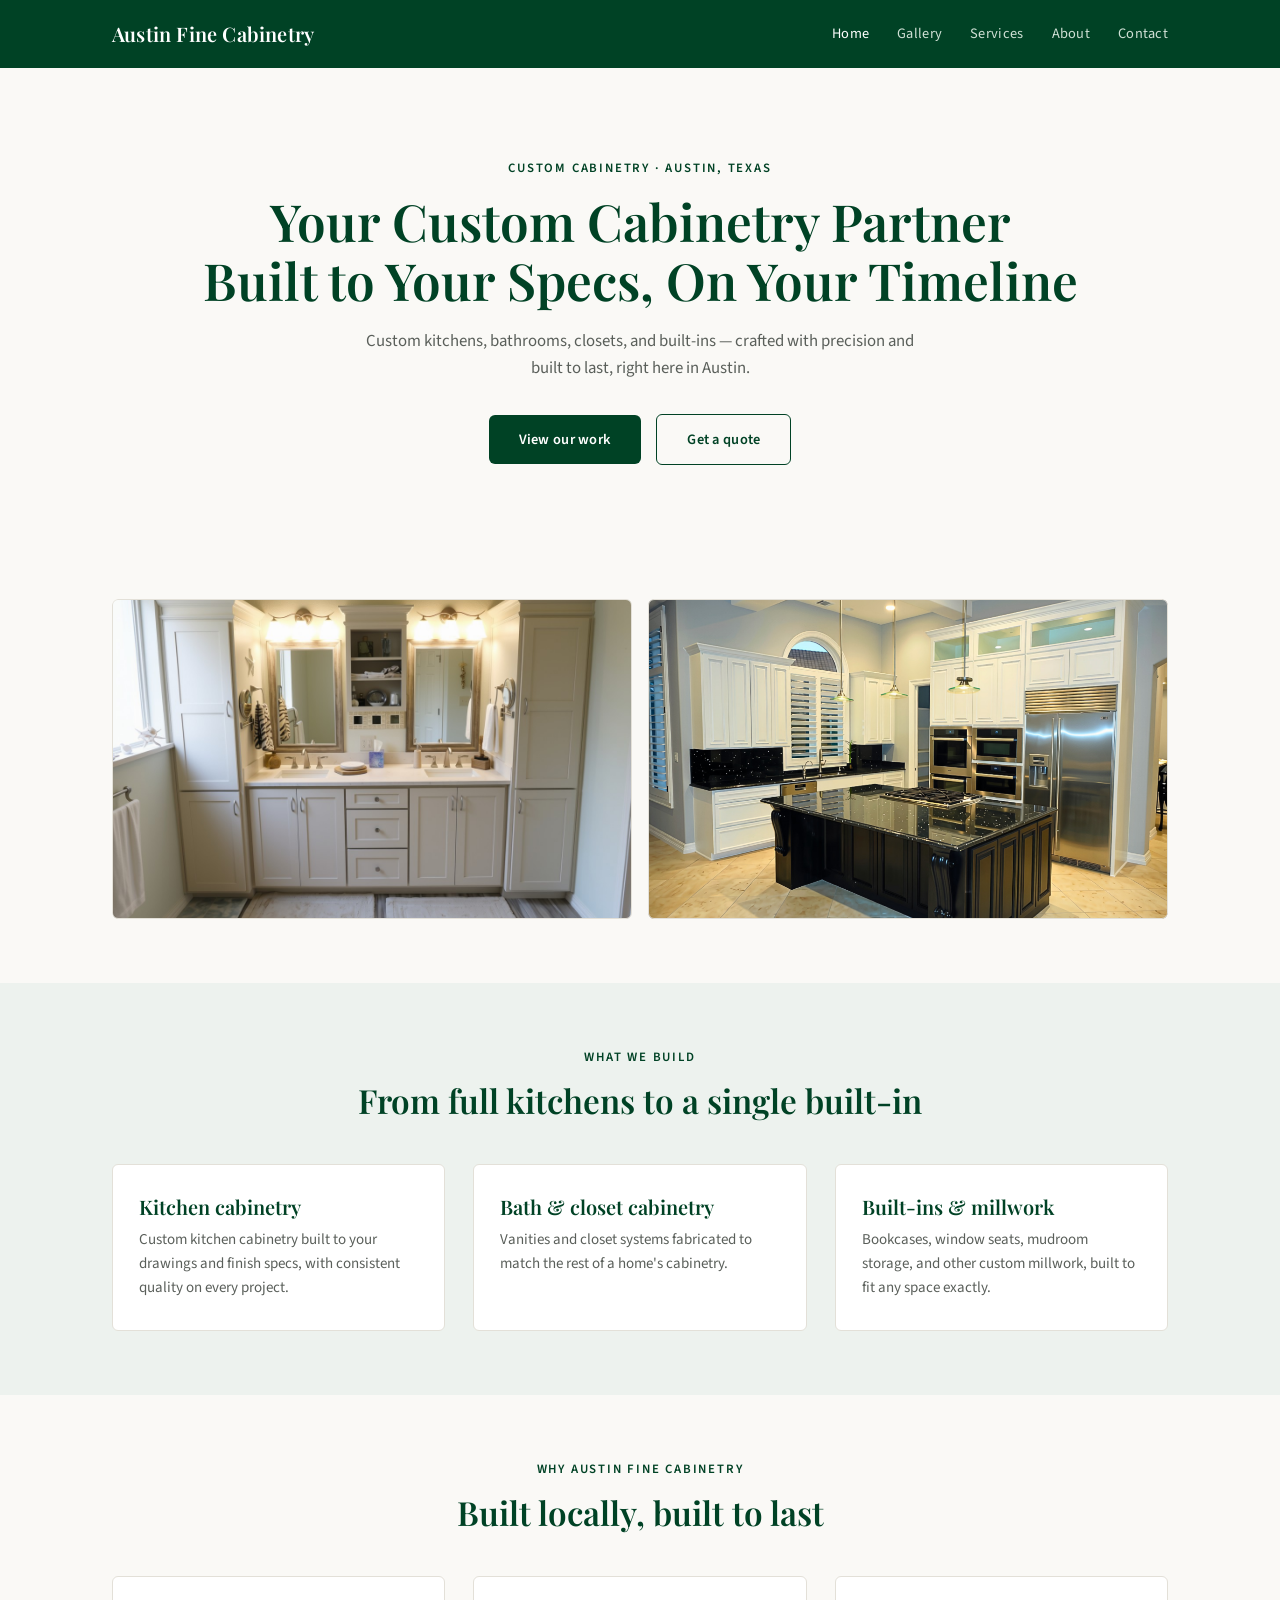
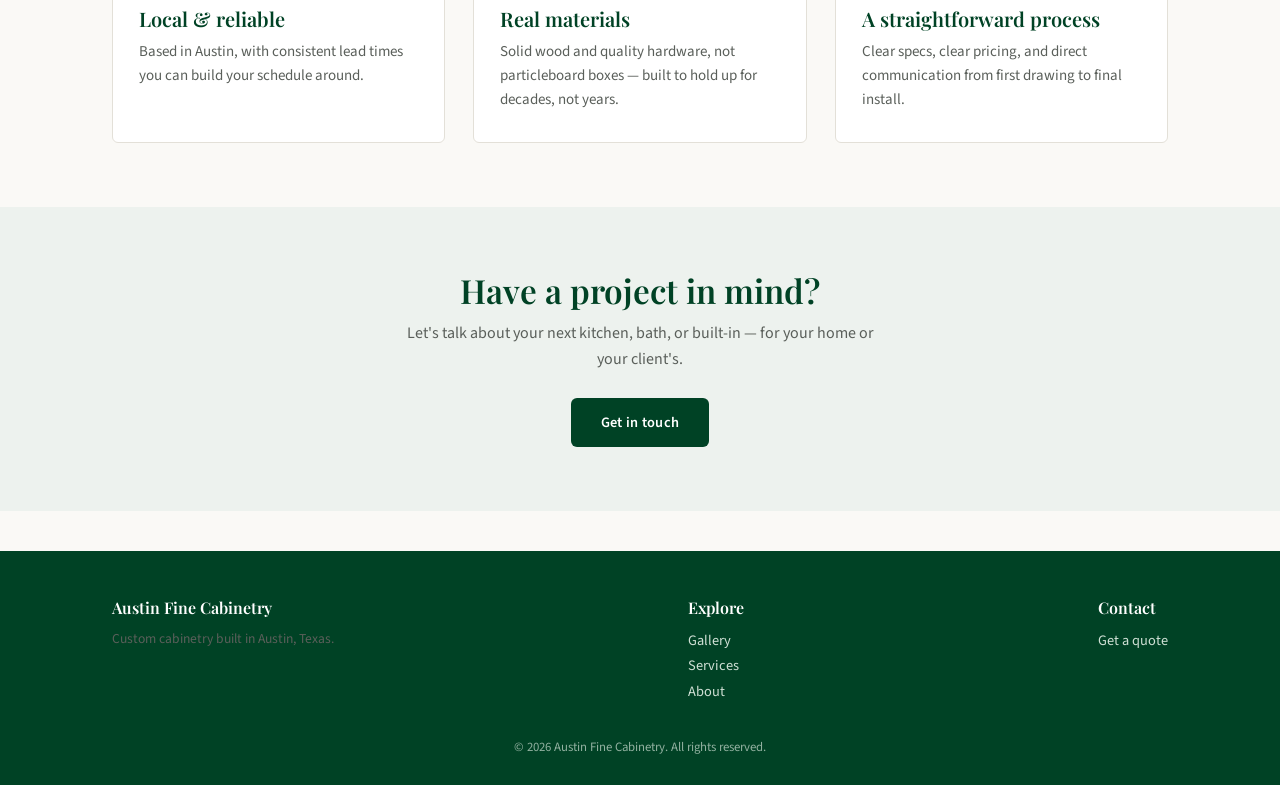
<file: index.html>
<!DOCTYPE html>
<html lang="en">
<head>
<meta charset="UTF-8">
<meta name="viewport" content="width=device-width, initial-scale=1.0">
<title>Custom Cabinetry Austin, TX | Kitchens, Bathrooms, Closets & Built-Ins | Austin Fine Cabinetry</title>
<meta name="description" content="Custom cabinetry for kitchens, bathrooms, closets, and built-ins in Austin, Cedar Park, Round Rock, Leander, Lakeway, Pflugerville & nearby areas. Precision fabrication and reliable timelines for homeowners, contractors, and designers.">
<meta name="keywords" content="custom cabinetry Austin, kitchen cabinets Austin, bathroom cabinetry, custom closets, custom built-ins, cabinet fabricator, contractor cabinet supplier">
<link rel="canonical" href="https://www.austinfinecabinetry.com/index.html">

<!-- Open Graph / social sharing -->
<meta property="og:type" content="website">
<meta property="og:title" content="Austin Fine Cabinetry | Custom Cabinetry for Kitchens, Baths, Closets & Built-Ins">
<meta property="og:description" content="Custom cabinetry for kitchens, bathrooms, closets, and built-ins in Austin, TX. Precision fabrication and reliable timelines.">
<meta property="og:url" content="https://www.austinfinecabinetry.com/index.html">
<meta property="og:image" content="https://www.austinfinecabinetry.com/images/og-cover.jpg">
<meta property="og:locale" content="en_US">
<meta name="twitter:card" content="summary_large_image">

<link rel="preconnect" href="https://fonts.googleapis.com">
<link href="https://fonts.googleapis.com/css2?family=Playfair+Display:wght@500;600;700&family=Source+Sans+3:wght@400;500;600&display=swap" rel="stylesheet">
<link rel="stylesheet" href="css/style.css">

<!-- Local business schema markup -->
<script type="application/ld+json">
{
  "@context": "https://schema.org",
  "@type": "HomeAndConstructionBusiness",
  "name": "Austin Fine Cabinetry",
  "description": "Custom cabinetry fabrication for kitchens, bathrooms, closets, and built-ins in Austin, TX.",
  "url": "https://www.austinfinecabinetry.com/",
  "telephone": "(512) 662-5659",
  "email": "rylee@austinfinecabinetry.com",
  "openingHoursSpecification": {
    "@type": "OpeningHoursSpecification",
    "dayOfWeek": ["Monday","Tuesday","Wednesday","Thursday","Friday"],
    "opens": "08:00",
    "closes": "16:00"
  },
  "areaServed": [
    { "@type": "City", "name": "Austin, TX" },
    { "@type": "City", "name": "Cedar Park, TX" },
    { "@type": "City", "name": "Round Rock, TX" },
    { "@type": "City", "name": "Leander, TX" },
    { "@type": "City", "name": "Lakeway, TX" },
    { "@type": "City", "name": "Pflugerville, TX" }
  ],
  "address": {
    "@type": "PostalAddress",
    "addressLocality": "Austin",
    "addressRegion": "TX",
    "addressCountry": "US"
  },
  "makesOffer": [
    { "@type": "Offer", "itemOffered": { "@type": "Service", "name": "Custom Kitchen Cabinetry" } },
    { "@type": "Offer", "itemOffered": { "@type": "Service", "name": "Custom Bathroom Cabinetry" } },
    { "@type": "Offer", "itemOffered": { "@type": "Service", "name": "Custom Closets" } },
    { "@type": "Offer", "itemOffered": { "@type": "Service", "name": "Custom Built-Ins & Millwork" } }
  ]
}
</script>
</head>
<body>

<nav class="site-nav">
  <div class="container">
    <a href="index.html" class="brand">Austin Fine Cabinetry</a>
    <button class="nav-toggle" id="navToggle" aria-label="Toggle menu">&#9776;</button>
    <ul class="nav-links" id="navLinks">
      <li><a href="index.html" class="active">Home</a></li>
      <li><a href="gallery.html">Gallery</a></li>
      <li><a href="services.html">Services</a></li>
      <li><a href="about.html">About</a></li>
      <li><a href="contact.html">Contact</a></li>
    </ul>
  </div>
</nav>

<header class="hero">
  <div class="container">
    <p class="eyebrow">Custom cabinetry &middot; Austin, Texas</p>
    <h1>Your Custom Cabinetry Partner<br>Built to Your Specs, On Your Timeline</h1>
    <p class="lede">Custom kitchens, bathrooms, closets, and built-ins — crafted with precision and built to last, right here in Austin.</p>
    <a href="gallery.html" class="btn btn-primary">View our work</a>
    <a href="contact.html" class="btn btn-outline" style="margin-left:12px;">Get a quote</a>
  </div>
</header>

<section>
  <div class="container">
    <div class="split-frame">
      <div class="panel-light" style="background-image:url('images/Home_page_photo_white_bathroom.jpg');background-size:cover;background-position:center 75%;background-repeat:no-repeat;"></div>
      <div class="panel-dark" style="background-image:url('images/Black_kitchen_photo__final.png');background-size:cover;background-position:center;background-repeat:no-repeat;"></div>
    </div>
  </div>
</section>

<section class="alt-bg">
  <div class="container">
    <div class="section-head">
      <p class="eyebrow">What we build</p>
      <h2>From full kitchens to a single built-in</h2>
    </div>
    <div class="grid-3">
      <div class="card">
        <h3>Kitchen cabinetry</h3>
        <p>Custom kitchen cabinetry built to your drawings and finish specs, with consistent quality on every project.</p>
      </div>
      <div class="card">
        <h3>Bath &amp; closet cabinetry</h3>
        <p>Vanities and closet systems fabricated to match the rest of a home's cabinetry.</p>
      </div>
      <div class="card">
        <h3>Built-ins &amp; millwork</h3>
        <p>Bookcases, window seats, mudroom storage, and other custom millwork, built to fit any space exactly.</p>
      </div>
    </div>
  </div>
</section>

<section>
  <div class="container">
    <div class="section-head">
      <p class="eyebrow">Why Austin Fine Cabinetry</p>
      <h2>Built locally, built to last</h2>
    </div>
    <div class="grid-3">
      <div class="card">
        <h3>Local &amp; reliable</h3>
        <p>Based in Austin, with consistent lead times you can build your schedule around.</p>
      </div>
      <div class="card">
        <h3>Real materials</h3>
        <p>Solid wood and quality hardware, not particleboard boxes — built to hold up for decades, not years.</p>
      </div>
      <div class="card">
        <h3>A straightforward process</h3>
        <p>Clear specs, clear pricing, and direct communication from first drawing to final install.</p>
      </div>
    </div>
  </div>
</section>

<section class="alt-bg" style="text-align:center;">
  <div class="container">
    <h2>Have a project in mind?</h2>
    <p style="max-width:480px;margin:12px auto 26px;">Let's talk about your next kitchen, bath, or built-in — for your home or your client's.</p>
    <a href="contact.html" class="btn btn-primary">Get in touch</a>
  </div>
</section>

<footer>
  <div class="container">
    <div>
      <h3>Austin Fine Cabinetry</h3>
      <p style="font-size:0.85rem;">Custom cabinetry built in Austin, Texas.</p>
    </div>
    <div>
      <h3>Explore</h3>
      <p><a href="gallery.html">Gallery</a></p>
      <p><a href="services.html">Services</a></p>
      <p><a href="about.html">About</a></p>
    </div>
    <div>
      <h3>Contact</h3>
      <p><a href="contact.html">Get a quote</a></p>
    </div>
  </div>
  <p class="footer-bottom">&copy; <span id="year"></span> Austin Fine Cabinetry. All rights reserved.</p>
</footer>

<script>
document.getElementById('navToggle').addEventListener('click', function() {
  document.getElementById('navLinks').classList.toggle('open');
});
document.getElementById('year').textContent = new Date().getFullYear();
</script>
</body>
</html>
</file>
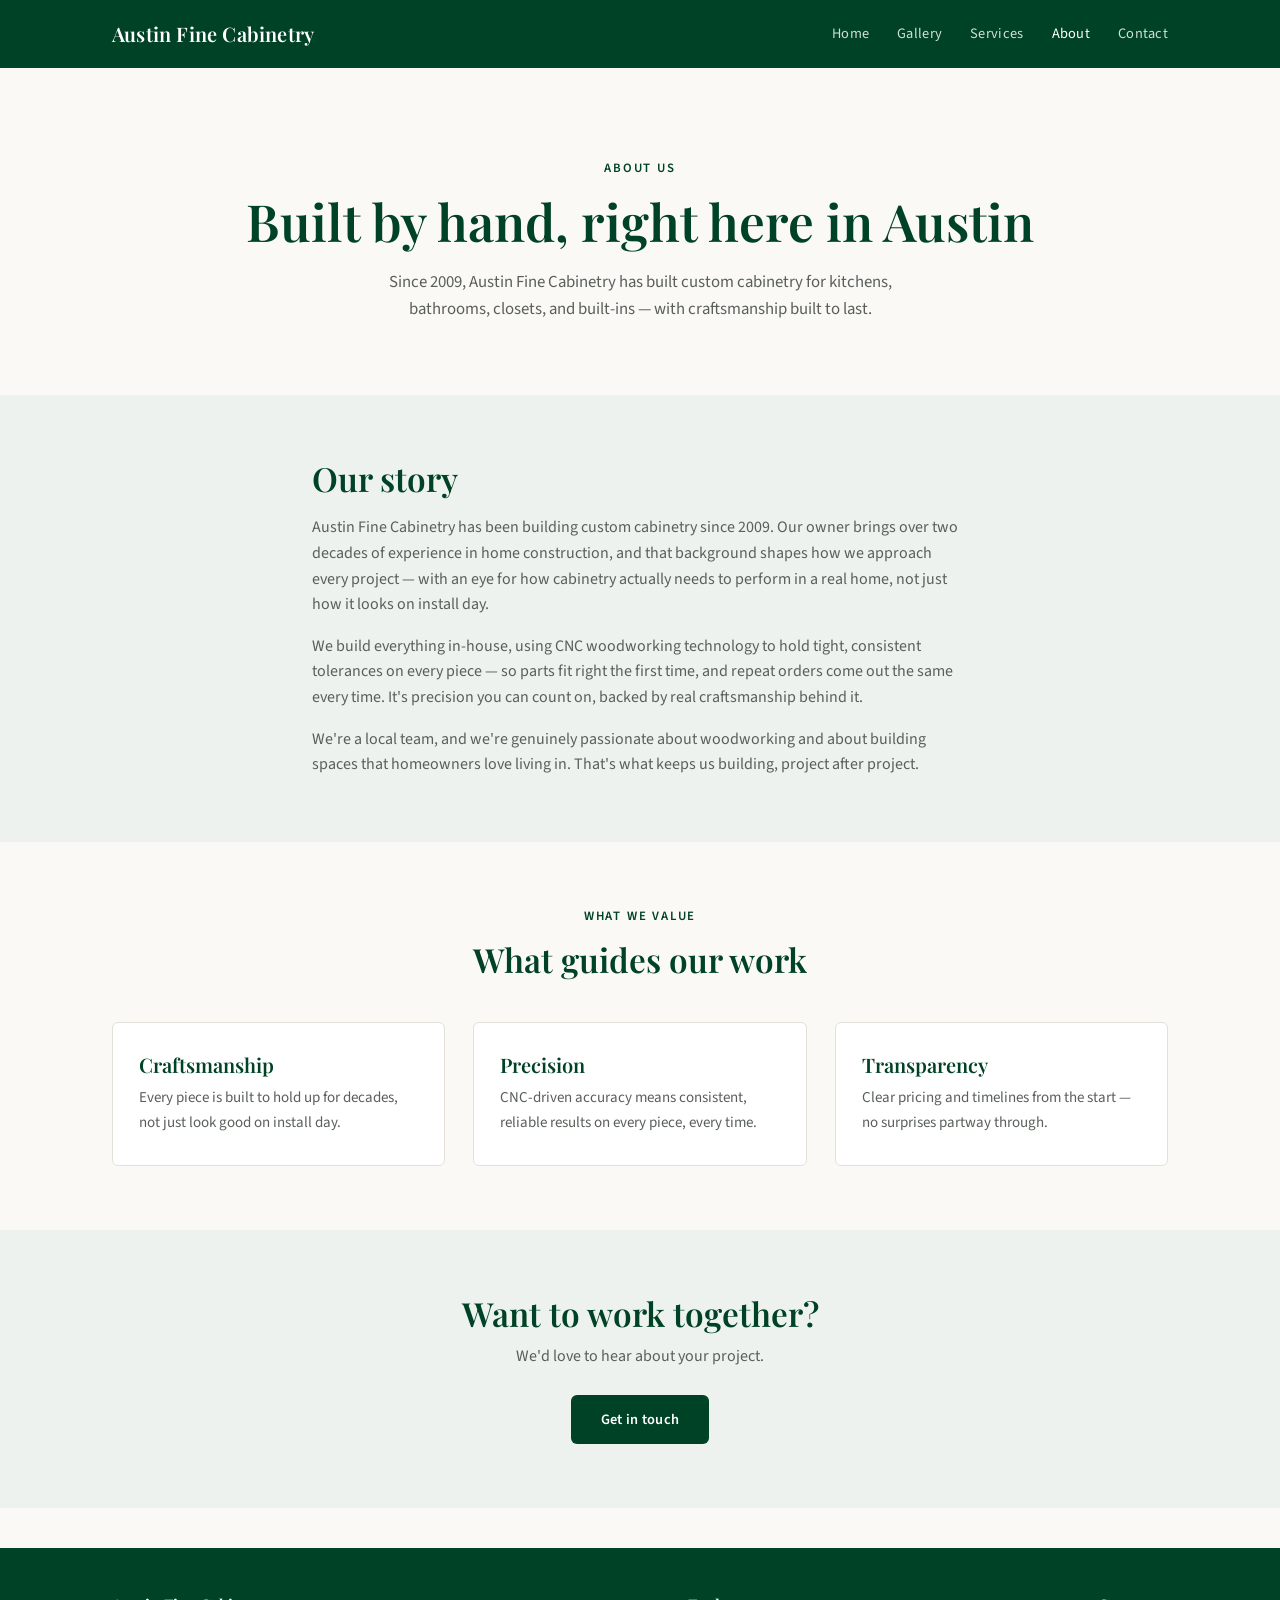
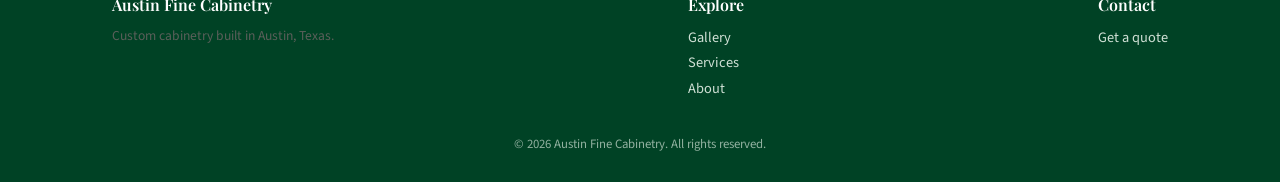
<file: about.html>
<!DOCTYPE html>
<html lang="en">
<head>
<meta charset="UTF-8">
<meta name="viewport" content="width=device-width, initial-scale=1.0">
<title>About Us | Custom Cabinetry Since 2009 | Austin Fine Cabinetry</title>
<meta name="description" content="Austin Fine Cabinetry has built custom cabinetry since 2009. Local, in-house shop using CNC precision for kitchens, bathrooms, closets, and built-ins in Austin, TX.">
<meta name="keywords" content="about Austin Fine Cabinetry, custom cabinetry shop Austin, CNC cabinet fabrication, local cabinet maker Austin">
<link rel="canonical" href="https://www.austinfinecabinetry.com/about.html">

<meta property="og:type" content="website">
<meta property="og:title" content="About Austin Fine Cabinetry | Custom Cabinetry Since 2009">
<meta property="og:description" content="A local, in-house cabinetry shop in Austin, TX, using CNC precision to build custom kitchens, bathrooms, closets, and built-ins.">
<meta property="og:url" content="https://www.austinfinecabinetry.com/about.html">
<meta property="og:image" content="https://www.austinfinecabinetry.com/images/og-cover.jpg">
<meta property="og:locale" content="en_US">
<meta name="twitter:card" content="summary_large_image">

<link rel="preconnect" href="https://fonts.googleapis.com">
<link href="https://fonts.googleapis.com/css2?family=Playfair+Display:wght@500;600;700&family=Source+Sans+3:wght@400;500;600&display=swap" rel="stylesheet">
<link rel="stylesheet" href="css/style.css">
</head>
<body>

<nav class="site-nav">
  <div class="container">
    <a href="index.html" class="brand">Austin Fine Cabinetry</a>
    <button class="nav-toggle" id="navToggle" aria-label="Toggle menu">&#9776;</button>
    <ul class="nav-links" id="navLinks">
      <li><a href="index.html">Home</a></li>
      <li><a href="gallery.html">Gallery</a></li>
      <li><a href="services.html">Services</a></li>
      <li><a href="about.html" class="active">About</a></li>
      <li><a href="contact.html">Contact</a></li>
    </ul>
  </div>
</nav>

<header class="hero" style="padding-bottom:40px;">
  <div class="container">
    <p class="eyebrow">About us</p>
    <h1>Built by hand, right here in Austin</h1>
    <p class="lede">Since 2009, Austin Fine Cabinetry has built custom cabinetry for kitchens, bathrooms, closets, and built-ins — with craftsmanship built to last.</p>
  </div>
</header>

<section class="alt-bg">
  <div class="container" style="max-width:720px;">
    <h2 style="margin-bottom:18px;">Our story</h2>
    <p style="margin-bottom:16px;">Austin Fine Cabinetry has been building custom cabinetry since 2009. Our owner brings over two decades of experience in home construction, and that background shapes how we approach every project — with an eye for how cabinetry actually needs to perform in a real home, not just how it looks on install day.</p>
    <p style="margin-bottom:16px;">We build everything in-house, using CNC woodworking technology to hold tight, consistent tolerances on every piece — so parts fit right the first time, and repeat orders come out the same every time. It's precision you can count on, backed by real craftsmanship behind it.</p>
    <p>We're a local team, and we're genuinely passionate about woodworking and about building spaces that homeowners love living in. That's what keeps us building, project after project.</p>
  </div>
</section>

<section>
  <div class="container">
    <div class="section-head">
      <p class="eyebrow">What we value</p>
      <h2>What guides our work</h2>
    </div>
    <div class="grid-3">
      <div class="card">
        <h3>Craftsmanship</h3>
        <p>Every piece is built to hold up for decades, not just look good on install day.</p>
      </div>
      <div class="card">
        <h3>Precision</h3>
        <p>CNC-driven accuracy means consistent, reliable results on every piece, every time.</p>
      </div>
      <div class="card">
        <h3>Transparency</h3>
        <p>Clear pricing and timelines from the start — no surprises partway through.</p>
      </div>
    </div>
  </div>
</section>

<section class="alt-bg" style="text-align:center;">
  <div class="container">
    <h2>Want to work together?</h2>
    <p style="max-width:480px;margin:12px auto 26px;">We'd love to hear about your project.</p>
    <a href="contact.html" class="btn btn-primary">Get in touch</a>
  </div>
</section>

<footer>
  <div class="container">
    <div>
      <h3>Austin Fine Cabinetry</h3>
      <p style="font-size:0.85rem;">Custom cabinetry built in Austin, Texas.</p>
    </div>
    <div>
      <h3>Explore</h3>
      <p><a href="gallery.html">Gallery</a></p>
      <p><a href="services.html">Services</a></p>
      <p><a href="about.html">About</a></p>
    </div>
    <div>
      <h3>Contact</h3>
      <p><a href="contact.html">Get a quote</a></p>
    </div>
  </div>
  <p class="footer-bottom">&copy; <span id="year"></span> Austin Fine Cabinetry. All rights reserved.</p>
</footer>

<script>
document.getElementById('navToggle').addEventListener('click', function() {
  document.getElementById('navLinks').classList.toggle('open');
});
document.getElementById('year').textContent = new Date().getFullYear();
</script>
</body>
</html>
</file>
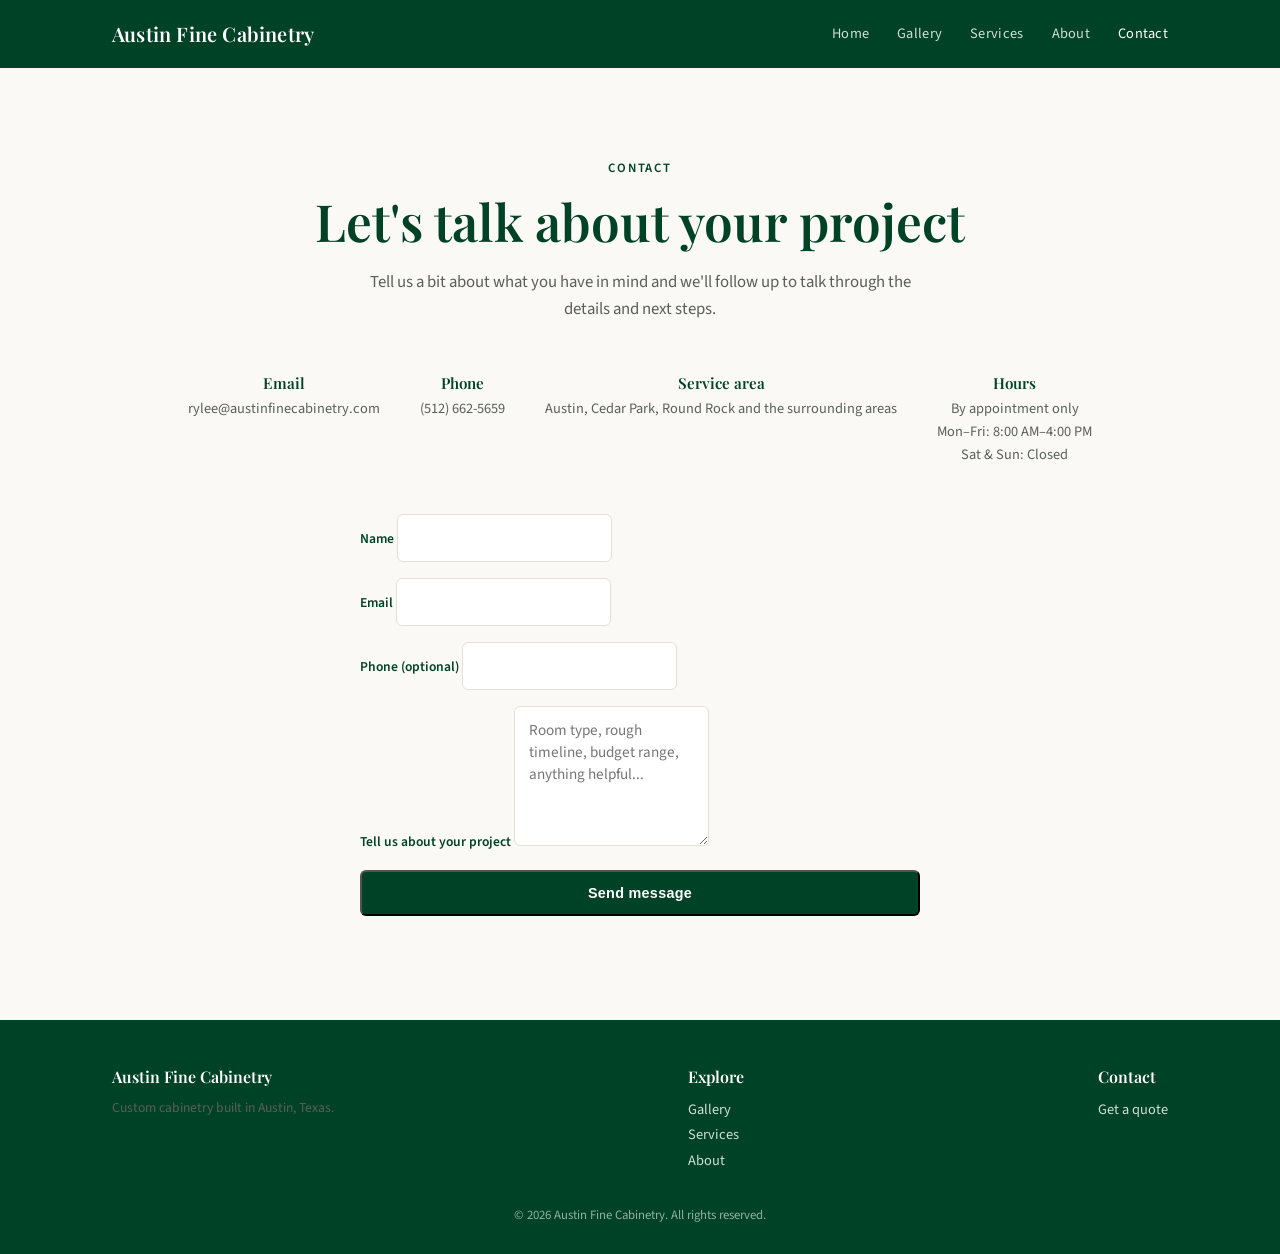
<file: contact.html>
<!DOCTYPE html>
<html lang="en">
<head>
<meta charset="UTF-8">
<meta name="viewport" content="width=device-width, initial-scale=1.0">
<title>Contact Us | Get a Custom Cabinetry Quote | Austin Fine Cabinetry</title>
<meta name="description" content="Contact Austin Fine Cabinetry for a custom cabinetry quote — serving Austin, Cedar Park, Round Rock, Leander, Lakeway, Pflugerville & nearby areas. By appointment only.">
<meta name="keywords" content="contact Austin Fine Cabinetry, cabinetry quote Austin, custom cabinet maker Austin TX">
<link rel="canonical" href="https://www.austinfinecabinetry.com/contact.html">

<meta property="og:type" content="website">
<meta property="og:title" content="Contact Austin Fine Cabinetry">
<meta property="og:description" content="Get a custom cabinetry quote for kitchens, bathrooms, closets, and built-ins in Austin, TX.">
<meta property="og:url" content="https://www.austinfinecabinetry.com/contact.html">
<meta property="og:image" content="https://www.austinfinecabinetry.com/images/og-cover.jpg">
<meta property="og:locale" content="en_US">
<meta name="twitter:card" content="summary_large_image">

<link rel="preconnect" href="https://fonts.googleapis.com">
<link href="https://fonts.googleapis.com/css2?family=Playfair+Display:wght@500;600;700&family=Source+Sans+3:wght@400;500;600&display=swap" rel="stylesheet">
<link rel="stylesheet" href="css/style.css">
</head>
<body>

<nav class="site-nav">
  <div class="container">
    <a href="index.html" class="brand">Austin Fine Cabinetry</a>
    <button class="nav-toggle" id="navToggle" aria-label="Toggle menu">&#9776;</button>
    <ul class="nav-links" id="navLinks">
      <li><a href="index.html">Home</a></li>
      <li><a href="gallery.html">Gallery</a></li>
      <li><a href="services.html">Services</a></li>
      <li><a href="about.html">About</a></li>
      <li><a href="contact.html" class="active">Contact</a></li>
    </ul>
  </div>
</nav>

<header class="hero" style="padding-bottom:20px;">
  <div class="container">
    <p class="eyebrow">Contact</p>
    <h1>Let's talk about your project</h1>
    <p class="lede">Tell us a bit about what you have in mind and we'll follow up to talk through the details and next steps.</p>
  </div>
</header>

<section style="padding-top:0;">
  <div class="container">
    <div class="contact-info">
      <div>
        <h3>Email</h3>
        <p>rylee@austinfinecabinetry.com</p>
      </div>
      <div>
        <h3>Phone</h3>
        <p>(512) 662-5659</p>
      </div>
      <div>
        <h3>Service area</h3>
        <p>Austin, Cedar Park, Round Rock and the surrounding areas</p>
      </div>
      <div>
        <h3>Hours</h3>
        <p>By appointment only<br>Mon&ndash;Fri: 8:00 AM&ndash;4:00 PM<br>Sat &amp; Sun: Closed</p>
      </div>
    </div>

    <!--
      This form needs a submission handler since GitHub Pages can't run backend code.
      Recommended: sign up free at https://formspree.io, then replace YOUR_FORM_ID below
      with the endpoint they give you. No other changes needed.
    -->
    <form action="https://formspree.io/f/mjybakzl" method="POST">
      <div>
        <label for="name">Name</label>
        <input type="text" id="name" name="name" required>
      </div>
      <div>
        <label for="email">Email</label>
        <input type="email" id="email" name="email" required>
      </div>
      <div>
        <label for="phone">Phone (optional)</label>
        <input type="tel" id="phone" name="phone">
      </div>
      <div>
        <label for="message">Tell us about your project</label>
        <textarea id="message" name="message" required placeholder="Room type, rough timeline, budget range, anything helpful..."></textarea>
      </div>
      <button type="submit" class="btn btn-primary">Send message</button>
    </form>
  </div>
</section>

<footer>
  <div class="container">
    <div>
      <h3>Austin Fine Cabinetry</h3>
      <p style="font-size:0.85rem;">Custom cabinetry built in Austin, Texas.</p>
    </div>
    <div>
      <h3>Explore</h3>
      <p><a href="gallery.html">Gallery</a></p>
      <p><a href="services.html">Services</a></p>
      <p><a href="about.html">About</a></p>
    </div>
    <div>
      <h3>Contact</h3>
      <p><a href="contact.html">Get a quote</a></p>
    </div>
  </div>
  <p class="footer-bottom">&copy; <span id="year"></span> Austin Fine Cabinetry. All rights reserved.</p>
</footer>

<script>
document.getElementById('navToggle').addEventListener('click', function() {
  document.getElementById('navLinks').classList.toggle('open');
});
document.getElementById('year').textContent = new Date().getFullYear();
</script>
</body>
</html>
</file>
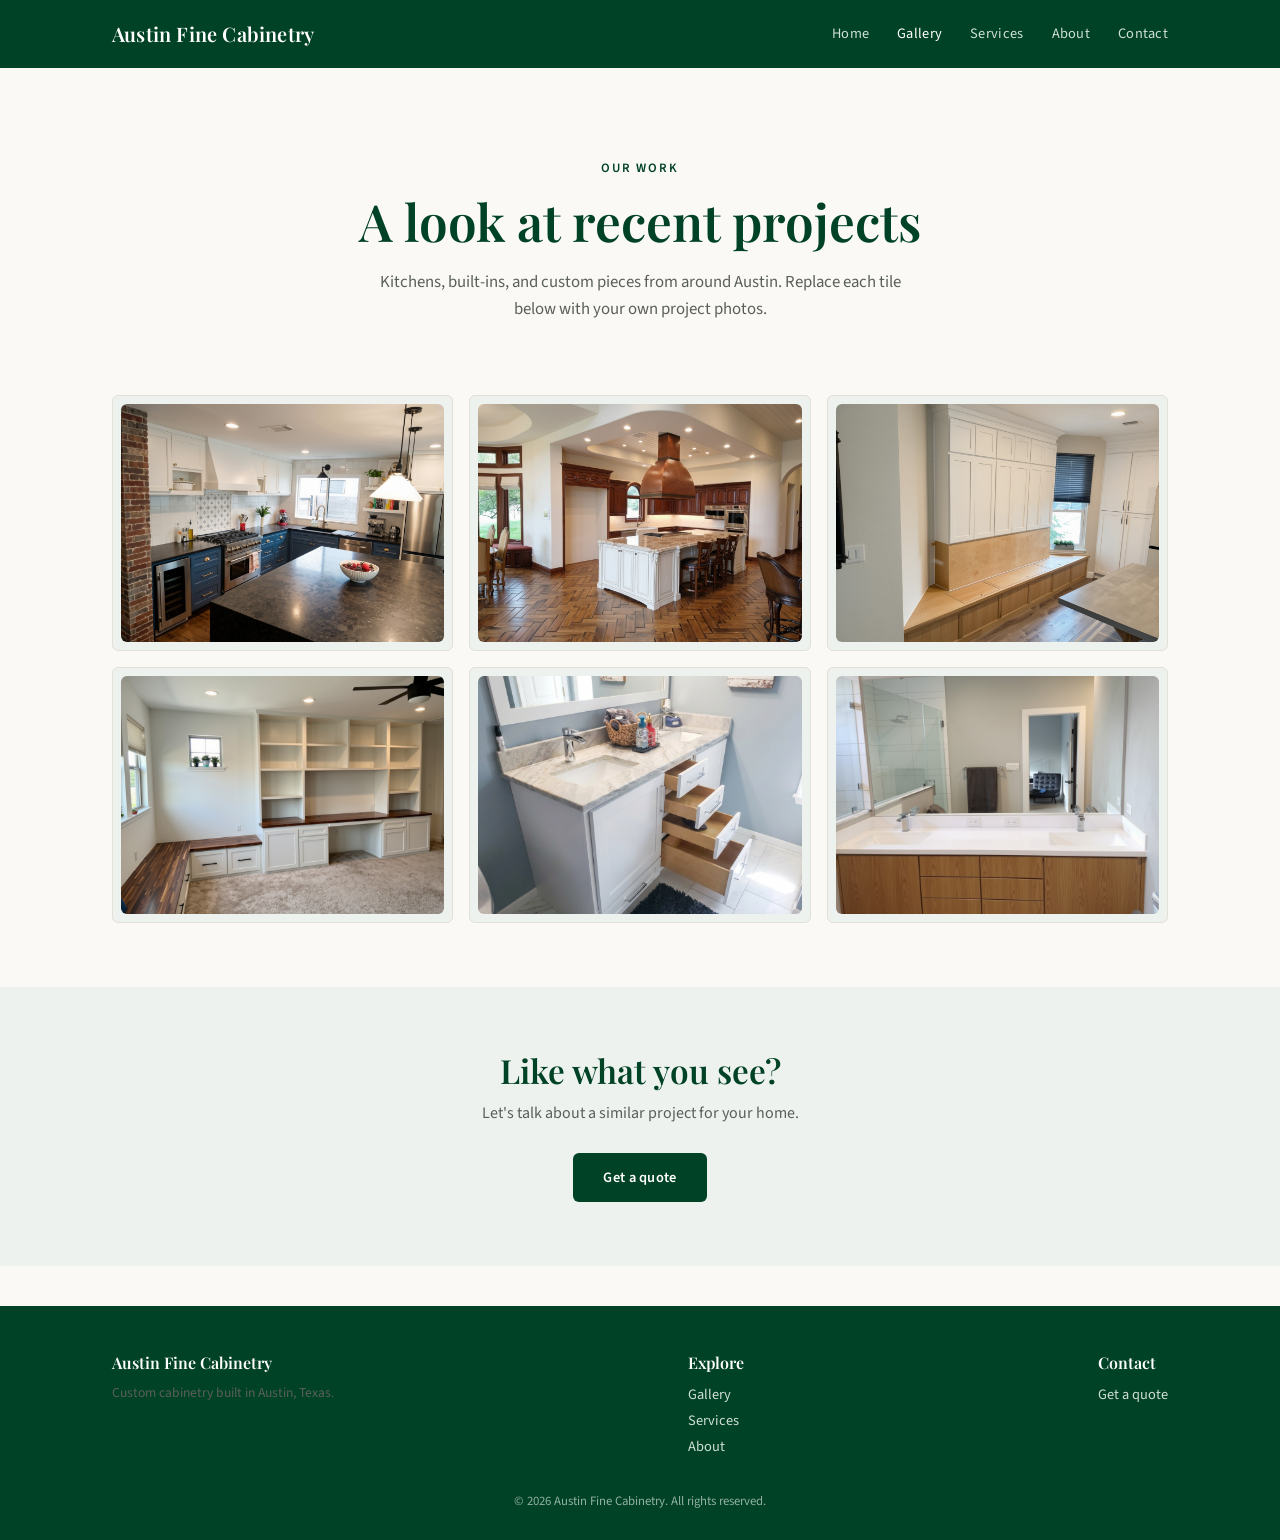
<file: gallery.html>
<!DOCTYPE html>
<html lang="en">
<head>
<meta charset="UTF-8">
<meta name="viewport" content="width=device-width, initial-scale=1.0">
<title>Gallery | Austin Fine Cabinetry</title>
<link rel="preconnect" href="https://fonts.googleapis.com">
<link href="https://fonts.googleapis.com/css2?family=Playfair+Display:wght@500;600;700&family=Source+Sans+3:wght@400;500;600&display=swap" rel="stylesheet">
<link rel="stylesheet" href="css/style.css">
</head>
<body>

<nav class="site-nav">
  <div class="container">
    <a href="index.html" class="brand">Austin Fine Cabinetry</a>
    <button class="nav-toggle" id="navToggle" aria-label="Toggle menu">&#9776;</button>
    <ul class="nav-links" id="navLinks">
      <li><a href="index.html">Home</a></li>
      <li><a href="gallery.html" class="active">Gallery</a></li>
      <li><a href="services.html">Services</a></li>
      <li><a href="about.html">About</a></li>
      <li><a href="contact.html">Contact</a></li>
    </ul>
  </div>
</nav>

<header class="hero" style="padding-bottom:40px;">
  <div class="container">
    <p class="eyebrow">Our work</p>
    <h1>A look at recent projects</h1>
    <p class="lede">Kitchens, built-ins, and custom pieces from around Austin. Replace each tile below with your own project photos.</p>
  </div>
</header>

<section style="padding-top:0;">
  <div class="container">
    <div class="photo-grid">
      <div class="photo"><img src="images/Kitchen_white_and_blue.jpg" alt="Kitchen with white upper cabinets and navy blue lower cabinets" style="width:100%;height:100%;object-fit:cover;border-radius:6px;"></div>
      <div class="photo"><img src="images/Brown_kitchen.jpg" alt="Traditional kitchen with dark wood cabinetry and copper range hood" style="width:100%;height:100%;object-fit:cover;border-radius:6px;"></div>
      <div class="photo"><img src="images/Mudroom_type_cabinet_natural_wood.jpg" alt="Built-in mudroom bench with white upper cabinets and natural wood base" style="width:100%;height:100%;object-fit:cover;border-radius:6px;"></div>
      <div class="photo"><img src="images/Office_white.png" alt="Built-in white office shelving with walnut desktop" style="width:100%;height:100%;object-fit:cover;border-radius:6px;"></div>
      <div class="photo"><img src="images/White_bathroom_vanity.png" alt="White bathroom vanity with granite countertop" style="width:100%;height:100%;object-fit:cover;border-radius:6px;"></div>
      <div class="photo"><img src="images/Bathroom_vanity_in_brown.jpg" alt="Double bathroom vanity with warm wood cabinetry" style="width:100%;height:100%;object-fit:cover;border-radius:6px;"></div>
    </div>
  </div>
</section>

<section class="alt-bg" style="text-align:center;">
  <div class="container">
    <h2>Like what you see?</h2>
    <p style="max-width:480px;margin:12px auto 26px;">Let's talk about a similar project for your home.</p>
    <a href="contact.html" class="btn btn-primary">Get a quote</a>
  </div>
</section>

<footer>
  <div class="container">
    <div>
      <h3>Austin Fine Cabinetry</h3>
      <p style="font-size:0.85rem;">Custom cabinetry built in Austin, Texas.</p>
    </div>
    <div>
      <h3>Explore</h3>
      <p><a href="gallery.html">Gallery</a></p>
      <p><a href="services.html">Services</a></p>
      <p><a href="about.html">About</a></p>
    </div>
    <div>
      <h3>Contact</h3>
      <p><a href="contact.html">Get a quote</a></p>
    </div>
  </div>
  <p class="footer-bottom">&copy; <span id="year"></span> Austin Fine Cabinetry. All rights reserved.</p>
</footer>

<script>
document.getElementById('navToggle').addEventListener('click', function() {
  document.getElementById('navLinks').classList.toggle('open');
});
document.getElementById('year').textContent = new Date().getFullYear();
</script>
</body>
</html>
</file>
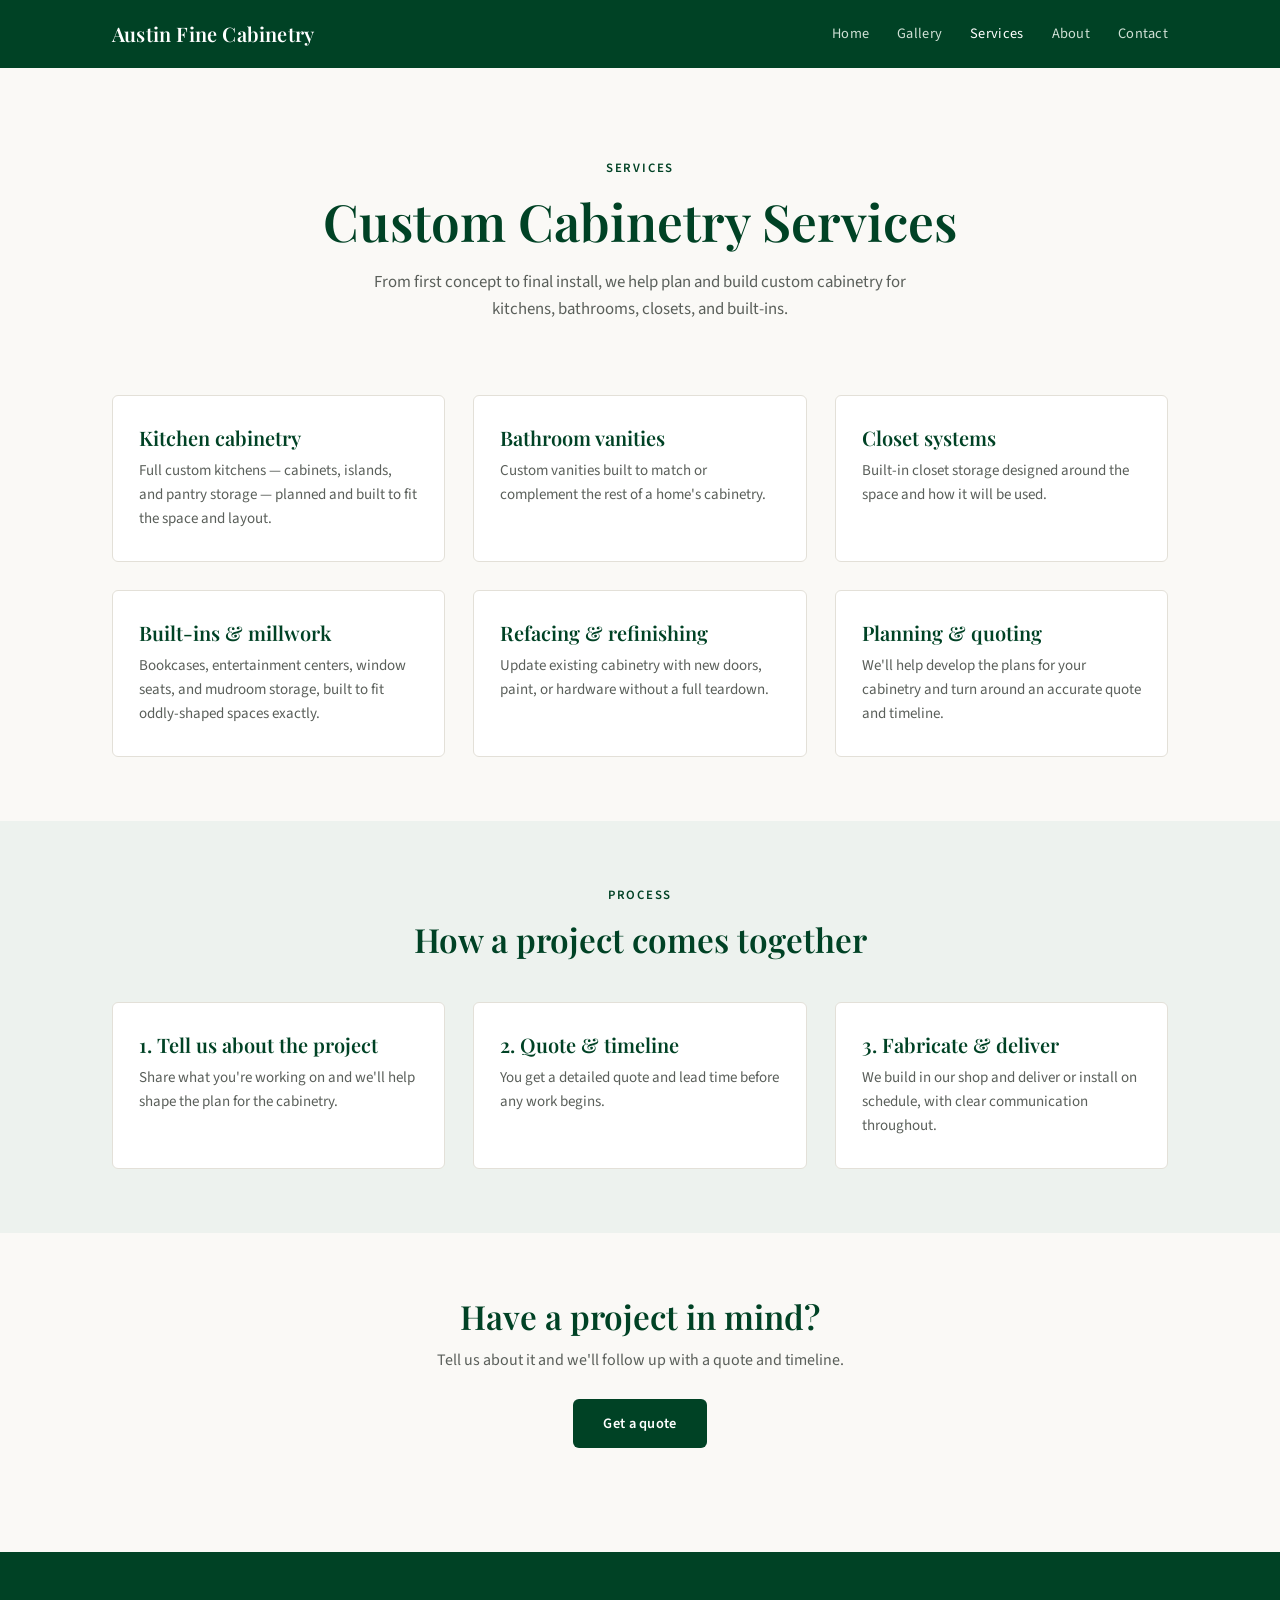
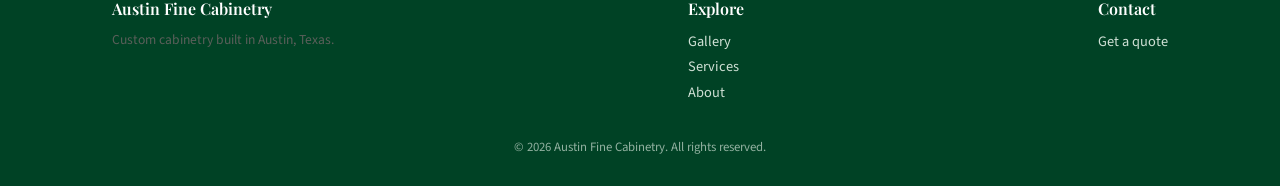
<file: services.html>
<!DOCTYPE html>
<html lang="en">
<head>
<meta charset="UTF-8">
<meta name="viewport" content="width=device-width, initial-scale=1.0">
<title>Custom Cabinetry Services | Kitchens, Baths, Closets & Built-Ins | Austin Fine Cabinetry</title>
<meta name="description" content="Custom cabinetry services in Austin, TX — kitchens, bathroom vanities, closet systems, built-ins, and refacing. We help plan and build cabinetry to fit your project.">
<meta name="keywords" content="custom cabinetry services Austin, kitchen cabinet fabrication, bathroom vanity Austin, custom closets, custom built-ins, cabinet refacing">
<link rel="canonical" href="https://www.austinfinecabinetry.com/services.html">

<meta property="og:type" content="website">
<meta property="og:title" content="Custom Cabinetry Services | Austin Fine Cabinetry">
<meta property="og:description" content="Custom cabinetry services in Austin, TX — kitchens, bathroom vanities, closet systems, built-ins, and refacing.">
<meta property="og:url" content="https://www.austinfinecabinetry.com/services.html">
<meta property="og:image" content="https://www.austinfinecabinetry.com/images/og-cover.jpg">
<meta property="og:locale" content="en_US">
<meta name="twitter:card" content="summary_large_image">

<link rel="preconnect" href="https://fonts.googleapis.com">
<link href="https://fonts.googleapis.com/css2?family=Playfair+Display:wght@500;600;700&family=Source+Sans+3:wght@400;500;600&display=swap" rel="stylesheet">
<link rel="stylesheet" href="css/style.css">
</head>
<body>

<nav class="site-nav">
  <div class="container">
    <a href="index.html" class="brand">Austin Fine Cabinetry</a>
    <button class="nav-toggle" id="navToggle" aria-label="Toggle menu">&#9776;</button>
    <ul class="nav-links" id="navLinks">
      <li><a href="index.html">Home</a></li>
      <li><a href="gallery.html">Gallery</a></li>
      <li><a href="services.html" class="active">Services</a></li>
      <li><a href="about.html">About</a></li>
      <li><a href="contact.html">Contact</a></li>
    </ul>
  </div>
</nav>

<header class="hero" style="padding-bottom:40px;">
  <div class="container">
    <p class="eyebrow">Services</p>
    <h1>Custom Cabinetry Services</h1>
    <p class="lede">From first concept to final install, we help plan and build custom cabinetry for kitchens, bathrooms, closets, and built-ins.</p>
  </div>
</header>

<section style="padding-top:0;">
  <div class="container">
    <div class="grid-3">
      <div class="card">
        <h3>Kitchen cabinetry</h3>
        <p>Full custom kitchens — cabinets, islands, and pantry storage — planned and built to fit the space and layout.</p>
      </div>
      <div class="card">
        <h3>Bathroom vanities</h3>
        <p>Custom vanities built to match or complement the rest of a home's cabinetry.</p>
      </div>
      <div class="card">
        <h3>Closet systems</h3>
        <p>Built-in closet storage designed around the space and how it will be used.</p>
      </div>
      <div class="card">
        <h3>Built-ins &amp; millwork</h3>
        <p>Bookcases, entertainment centers, window seats, and mudroom storage, built to fit oddly-shaped spaces exactly.</p>
      </div>
      <div class="card">
        <h3>Refacing &amp; refinishing</h3>
        <p>Update existing cabinetry with new doors, paint, or hardware without a full teardown.</p>
      </div>
      <div class="card">
        <h3>Planning &amp; quoting</h3>
        <p>We'll help develop the plans for your cabinetry and turn around an accurate quote and timeline.</p>
      </div>
    </div>
  </div>
</section>

<section class="alt-bg">
  <div class="container">
    <div class="section-head">
      <p class="eyebrow">Process</p>
      <h2>How a project comes together</h2>
    </div>
    <div class="grid-3">
      <div class="card">
        <h3>1. Tell us about the project</h3>
        <p>Share what you're working on and we'll help shape the plan for the cabinetry.</p>
      </div>
      <div class="card">
        <h3>2. Quote &amp; timeline</h3>
        <p>You get a detailed quote and lead time before any work begins.</p>
      </div>
      <div class="card">
        <h3>3. Fabricate &amp; deliver</h3>
        <p>We build in our shop and deliver or install on schedule, with clear communication throughout.</p>
      </div>
    </div>
  </div>
</section>

<section style="text-align:center;">
  <div class="container">
    <h2>Have a project in mind?</h2>
    <p style="max-width:480px;margin:12px auto 26px;">Tell us about it and we'll follow up with a quote and timeline.</p>
    <a href="contact.html" class="btn btn-primary">Get a quote</a>
  </div>
</section>

<footer>
  <div class="container">
    <div>
      <h3>Austin Fine Cabinetry</h3>
      <p style="font-size:0.85rem;">Custom cabinetry built in Austin, Texas.</p>
    </div>
    <div>
      <h3>Explore</h3>
      <p><a href="gallery.html">Gallery</a></p>
      <p><a href="services.html">Services</a></p>
      <p><a href="about.html">About</a></p>
    </div>
    <div>
      <h3>Contact</h3>
      <p><a href="contact.html">Get a quote</a></p>
    </div>
  </div>
  <p class="footer-bottom">&copy; <span id="year"></span> Austin Fine Cabinetry. All rights reserved.</p>
</footer>

<script>
document.getElementById('navToggle').addEventListener('click', function() {
  document.getElementById('navLinks').classList.toggle('open');
});
document.getElementById('year').textContent = new Date().getFullYear();
</script>
</body>
</html>
</file>
<file: css/style.css>
/* ===== Austin Fine Cabinetry — design tokens ===== */
:root {
  --racing-green: #004225;
  --racing-green-dark: #00301b;
  --cream: #FAF9F6;
  --white: #FFFFFF;
  --charcoal: #2B2B2B;
  --sage: #CFE0D5;
  --sage-light: #EDF2EE;
  --text: #2B2B2B;
  --text-muted: #5A5F5A;
  --border: #E3E0D8;
  --radius: 6px;
  --font-display: 'Playfair Display', Georgia, serif;
  --font-body: 'Source Sans 3', -apple-system, sans-serif;
}

* { box-sizing: border-box; margin: 0; padding: 0; }

html { scroll-behavior: smooth; }

body {
  font-family: var(--font-body);
  color: var(--text);
  background: var(--cream);
  line-height: 1.6;
  font-size: 16px;
}

img { max-width: 100%; display: block; }

a { color: inherit; text-decoration: none; }

h1, h2, h3 {
  font-family: var(--font-display);
  color: var(--racing-green);
  font-weight: 600;
  line-height: 1.15;
}

h1 { font-size: clamp(2.2rem, 4vw, 3.4rem); }
h2 { font-size: clamp(1.6rem, 2.6vw, 2.2rem); }
h3 { font-size: 1.25rem; }

p { color: var(--text-muted); }

.container {
  max-width: 1120px;
  margin: 0 auto;
  padding: 0 32px;
}

/* ===== Nav ===== */
.site-nav {
  background: var(--racing-green);
  padding: 18px 0;
}
.site-nav .container {
  display: flex;
  align-items: center;
  justify-content: space-between;
}
.brand {
  font-family: var(--font-display);
  color: var(--white);
  font-size: 1.25rem;
  font-weight: 600;
  letter-spacing: 0.01em;
}
.nav-links {
  display: flex;
  gap: 28px;
  list-style: none;
}
.nav-links a {
  color: var(--sage);
  font-size: 0.9rem;
  letter-spacing: 0.02em;
  transition: color 0.2s ease;
}
.nav-links a:hover, .nav-links a.active { color: var(--white); }

.nav-toggle { display: none; background: none; border: none; color: var(--white); font-size: 1.5rem; cursor: pointer; }

@media (max-width: 720px) {
  .nav-links { display: none; }
  .nav-toggle { display: block; }
  .nav-links.open {
    display: flex;
    flex-direction: column;
    position: absolute;
    top: 64px; left: 0; right: 0;
    background: var(--racing-green);
    padding: 20px 32px;
    gap: 16px;
    z-index: 10;
  }
}

/* ===== Hero ===== */
.hero {
  padding: 90px 0 70px;
  text-align: center;
}
.eyebrow {
  color: var(--racing-green);
  font-size: 0.8rem;
  letter-spacing: 0.14em;
  text-transform: uppercase;
  font-weight: 600;
  margin-bottom: 14px;
}
.hero h1 { margin-bottom: 18px; }
.hero p.lede {
  max-width: 560px;
  margin: 0 auto 32px;
  font-size: 1.05rem;
}

.btn {
  display: inline-block;
  padding: 13px 30px;
  border-radius: var(--radius);
  font-size: 0.9rem;
  font-weight: 600;
  letter-spacing: 0.02em;
  transition: transform 0.15s ease, background 0.2s ease;
}
.btn-primary {
  background: var(--racing-green);
  color: var(--white);
}
.btn-primary:hover { background: var(--racing-green-dark); transform: translateY(-1px); }
.btn-outline {
  background: transparent;
  color: var(--racing-green);
  border: 1.5px solid var(--racing-green);
}
.btn-outline:hover { background: var(--racing-green); color: var(--white); }

/* ===== Split image — signature motif =====
   A diagonal-free two-tone split echoing white-painted + dark cabinetry.
   Used as hero art and section dividers throughout the site. */
.split-frame {
  display: grid;
  grid-template-columns: 1fr 1fr;
  gap: 16px;
  border-radius: var(--radius);
  overflow: hidden;
  min-height: 320px;
  border: none;
}
.split-frame .panel-light, .split-frame .panel-dark {
  border-radius: var(--radius);
  border: 1px solid var(--border);
}
.split-frame .panel-light {
  background-color: var(--white);
}
.split-frame .panel-dark {
  background-color: var(--charcoal);
}
.split-frame .panel-light, .split-frame .panel-dark {
  display: flex; align-items: center; justify-content: center;
  color: var(--text-muted);
  font-size: 0.8rem;
}
@media (max-width: 640px) {
  .split-frame { grid-template-columns: 1fr; min-height: auto; }
  .split-frame .panel-light, .split-frame .panel-dark { min-height: 180px; }
}

/* ===== Sections ===== */
section { padding: 64px 0; }
.section-head {
  text-align: center;
  max-width: 620px;
  margin: 0 auto 44px;
}
.section-head .eyebrow { text-align: center; }

.alt-bg { background: var(--sage-light); }

/* ===== Cards / grids ===== */
.grid-3 {
  display: grid;
  grid-template-columns: repeat(3, 1fr);
  gap: 28px;
}
@media (max-width: 800px) { .grid-3 { grid-template-columns: 1fr; } }

.card {
  background: var(--white);
  border: 1px solid var(--border);
  border-radius: var(--radius);
  padding: 30px 26px;
}
.card h3 { margin-bottom: 10px; }
.card p { font-size: 0.94rem; }

/* ===== Photo gallery grid ===== */
.photo-grid {
  display: grid;
  grid-template-columns: repeat(3, 1fr);
  gap: 16px;
}
.photo-grid .photo {
  aspect-ratio: 4/3;
  border-radius: var(--radius);
  background: var(--sage-light) center/cover no-repeat;
  border: 1px solid var(--border);
  display: flex; align-items: center; justify-content: center;
  color: var(--text-muted);
  font-size: 0.78rem;
  text-align: center;
  padding: 8px;
}
@media (max-width: 720px) { .photo-grid { grid-template-columns: repeat(2, 1fr); } }
@media (max-width: 480px) { .photo-grid { grid-template-columns: 1fr; } }

/* ===== Footer ===== */
footer {
  background: var(--racing-green);
  color: var(--sage);
  padding: 48px 0 28px;
  margin-top: 40px;
}
footer .container {
  display: flex;
  justify-content: space-between;
  flex-wrap: wrap;
  gap: 24px;
}
footer h3 { color: var(--white); font-size: 1rem; margin-bottom: 10px; }
footer a { color: var(--sage); font-size: 0.9rem; }
footer a:hover { color: var(--white); }
.footer-bottom {
  text-align: center;
  font-size: 0.8rem;
  color: var(--sage);
  opacity: 0.7;
  margin-top: 32px;
}

/* ===== Forms ===== */
form { display: flex; flex-direction: column; gap: 16px; max-width: 560px; margin: 0 auto; }
label { font-size: 0.85rem; font-weight: 600; color: var(--racing-green); margin-bottom: -10px; }
input, textarea {
  font-family: var(--font-body);
  padding: 12px 14px;
  border: 1px solid var(--border);
  border-radius: var(--radius);
  font-size: 0.95rem;
  background: var(--white);
}
input:focus, textarea:focus { outline: 2px solid var(--racing-green); outline-offset: 1px; }
textarea { min-height: 140px; resize: vertical; }

.contact-info {
  display: flex;
  justify-content: center;
  gap: 40px;
  flex-wrap: wrap;
  margin-bottom: 48px;
  text-align: center;
}
.contact-info div h3 { font-size: 0.95rem; margin-bottom: 4px; }
.contact-info div p { font-size: 0.9rem; }
</file>
